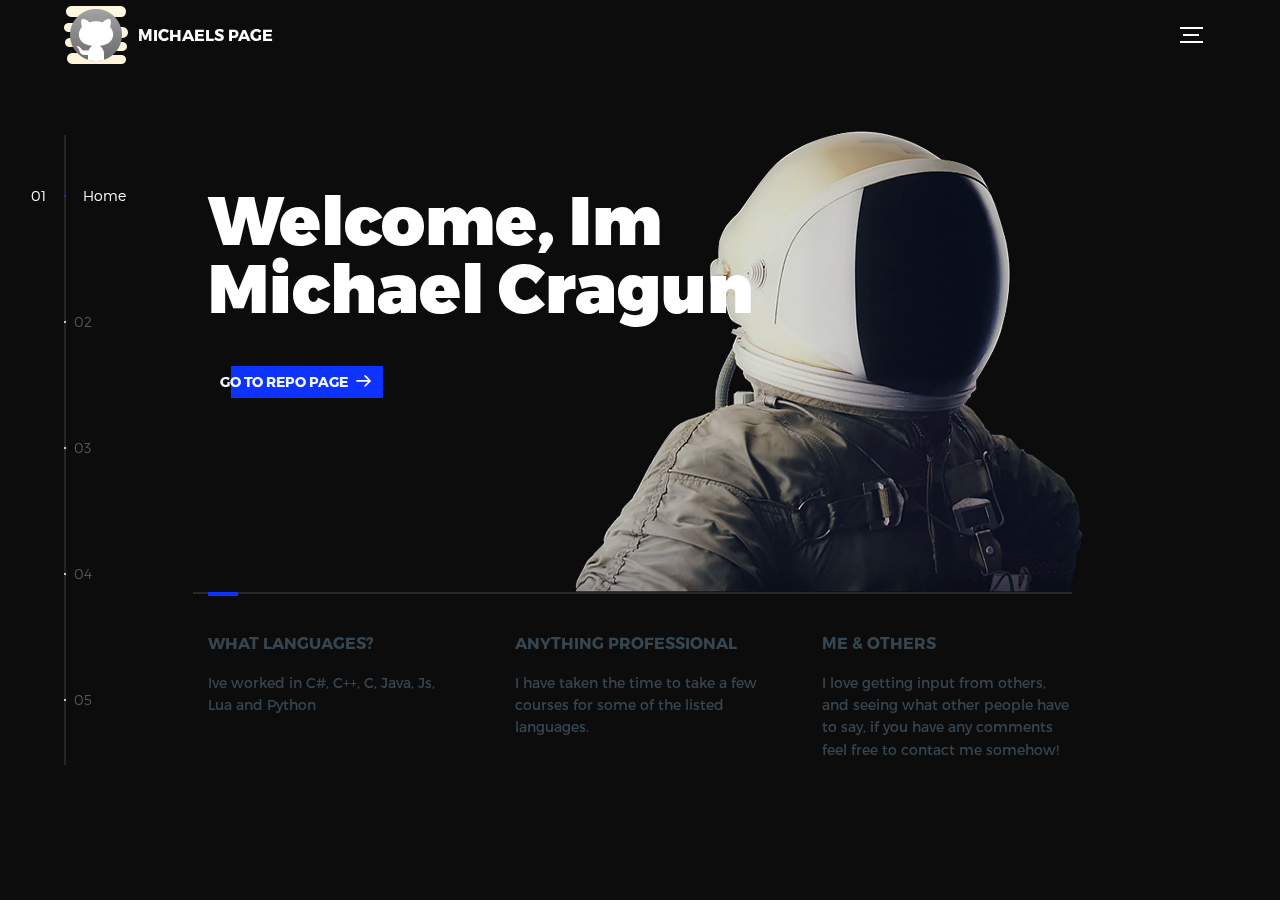
<file: projects/index.html>
<!DOCTYPE html>
<html lang="en">

<head>
  <title>Michaels Site</title>
  <meta charset="utf-8">
  <meta name="viewport" content="width=device-width, initial-scale=1">
  <meta http-equiv="X-UA-Compatible" content="IE=edge">
  <meta name="description" content="A website for Michael Cragun">
  <meta name="keywords" content="kingfrankbob, retroracer, mandelbrot, custom, cool, Em See">
  <meta name="author" content="Maybe">
  <link rel="stylesheet" href="assets/css/main.css">
</head>

<body>

  <!-- notification for small viewports and landscape oriented smartphones -->
  <div class="device-notification">
    <a class="device-notification--logo" href="#0">
      <img src="assets/img/logo.png" alt="Global">
      <p>Global</p>
    </a>
    <p class="device-notification--message">Github has so much to offer that we must request you orient your device to
      portrait or find a larger screen. You won't be disappointed.</p>
  </div>

  <div class="perspective effect-rotate-left">
    <div class="container">
      <div class="outer-nav--return"></div>
      <div id="viewport" class="l-viewport">
        <div class="l-wrapper">
          <header class="header">
            <a class="header--logo" href="#0">
              <img src="assets/img/logo.png" alt="Kingfrankbobs">
              <p>Michaels Page</p>
            </a>
            <button class="header--cta cta">Check It Out!</button>
            <div class="header--nav-toggle">
              <span></span>
            </div>
          </header>
          <nav class="l-side-nav">
            <ul class="side-nav">
              <li class="is-active"><span>Home</span></li>
              <li><span>Works</span></li>
              <li><span>About</span></li>
              <li><span>Contact</span></li>
              <li><span>Spacer</span></li>
            </ul>
          </nav>
          <ul class="l-main-content main-content">
            <li class="l-section section section--is-active">
              <div class="intro">
                <div class="intro--banner">
                  <h1>Welcome, Im <br> Michael Cragun</h1>
                  <a href="https://github.com/Kingfrankbob?tab=repositories" style="color:aliceblue">
                    <button class="cta">Go to Repo Page
                      <svg version="1.1" id="Layer_1" xmlns="http://www.w3.org/2000/svg"
                        xmlns:xlink="http://www.w3.org/1999/xlink" x="0px" y="0px" viewBox="0 0 150 118"
                        style="enable-background:new 0 0 150 118;" xml:space="preserve">
                        <g transform="translate(0.000000,118.000000) scale(0.100000,-0.100000)">
                          <path
                            d="M870,1167c-34-17-55-57-46-90c3-15,81-100,194-211l187-185l-565-1c-431,0-571-3-590-13c-55-28-64-94-18-137c21-20,33-20,597-20h575l-192-193C800,103,794,94,849,39c20-20,39-29,61-29c28,0,63,30,298,262c147,144,272,271,279,282c30,51,23,60-219,304C947,1180,926,1196,870,1167z" />
                        </g>
                      </svg>
                      <span class="btn-background"></span>
                    </button>
                  </a>
                  <img src="assets/img/introduction-visual.png" alt="Welcome">
                </div>
                <div class="intro--options">
                  <a href="#0">
                    <h3>What Languages?</h3>
                    <p>Ive worked in C#, C++, C, Java, Js, Lua and Python</p>
                  </a>
                  <a href="#0">
                    <h3>Anything Professional</h3>
                    <p>I have taken the time to take a few courses for some of the listed languages.</p>
                  </a>
                  <a href="#0">
                    <h3>Me &amp; Others</h3>
                    <p>I love getting input from others, and seeing what other people have to say, if you have any
                      comments feel free to contact me somehow!</p>
                  </a>
                </div>
              </div>
            </li>
            <li class="l-section section">
              <div class="work">
                <h2>Selected work</h2>
                <div class="work--lockup">
                  <ul class="slider">
                    <li class="slider--item slider--item-left">
                      <a href="#0">
                        <div class="slider--item-image">
                          <img src="assets/img/RetroRacer.png" alt="Victory">
                        </div>
                        <p class="slider--item-title">Retro Racer</p>
                        <p class="slider--item-description">This is a simple unfinished racing game built in the
                          console! The name is Retro-Racer! It has a track conversion from a picture, has a track
                          selection, and even collision and speed! Written in C#; <a
                            href="https://github.com/Kingfrankbob/Retro-Racer" style="color: cornflowerblue; ">Check it
                            out</a>!</p>
                      </a>
                    </li>
                    <li class="slider--item slider--item-center">
                      <a href="#0">
                        <div class="slider--item-image">
                          <img src="assets/img/Mandelbrot.jpg" fit="contain" alt="MandelBrot">
                        </div>
                        <p class="slider--item-title">MandelBrot Set &amp; Zoom</p>
                        <p class="slider--item-description">This was a fun project to come around, it only zooms a small
                          amount before it runs out of memory. It was a concept, and I hope to take it even further.
                          Written in C++; <a href="https://github.com/Kingfrankbob/MandelBrot"
                            style="color: cornflowerblue; "> Check it
                            out</a>!</p>
                      </a>
                    </li>
                    <li class="slider--item slider--item-right">
                      <a href="#0">
                        <div class="slider--item-image">
                          <img src="assets/img/HilbertCurve.png" alt="Hilbert Curve">
                        </div>
                        <p class="slider--item-title">Hilbert Curve &amp; With Graphics</p>
                        <p class="slider--item-description">It took some time to get the alg just right. It draws it
                          well for whatever iteration you choose! It was a challenge
                          getting the old graphics library up and running, but definitely something to <a
                            href="https://github.com/Kingfrankbob/Hilbert-Curve-C-w-Drawer"
                            style="color: cornflowerblue; ">check out</a>! Written in
                          C++</p>
                      </a>
                    </li>
                  </ul>
                  <div class="slider--prev">
                    <svg version="1.1" id="Layer_1" xmlns="http://www.w3.org/2000/svg"
                      xmlns:xlink="http://www.w3.org/1999/xlink" x="0px" y="0px" viewBox="0 0 150 118"
                      style="enable-background:new 0 0 150 118;" xml:space="preserve">
                      <g transform="translate(0.000000,118.000000) scale(0.100000,-0.100000)">
                        <path d="M561,1169C525,1155,10,640,3,612c-3-13,1-36,8-52c8-15,134-145,281-289C527,41,562,10,590,10c22,0,41,9,61,29
                    c55,55,49,64-163,278L296,510h575c564,0,576,0,597,20c46,43,37,109-18,137c-19,10-159,13-590,13l-565,1l182,180
                    c101,99,187,188,193,199c16,30,12,57-12,84C631,1174,595,1183,561,1169z" />
                      </g>
                    </svg>
                  </div>
                  <div class="slider--next">
                    <svg version="1.1" id="Layer_1" xmlns="http://www.w3.org/2000/svg"
                      xmlns:xlink="http://www.w3.org/1999/xlink" x="0px" y="0px" viewBox="0 0 150 118"
                      style="enable-background:new 0 0 150 118;" xml:space="preserve">
                      <g transform="translate(0.000000,118.000000) scale(0.100000,-0.100000)">
                        <path
                          d="M870,1167c-34-17-55-57-46-90c3-15,81-100,194-211l187-185l-565-1c-431,0-571-3-590-13c-55-28-64-94-18-137c21-20,33-20,597-20h575l-192-193C800,103,794,94,849,39c20-20,39-29,61-29c28,0,63,30,298,262c147,144,272,271,279,282c30,51,23,60-219,304C947,1180,926,1196,870,1167z" />
                      </g>
                    </svg>
                  </div>
                </div>
              </div>
            </li>
            <li class="l-section section">
              <div class="about">
                <div class="about--banner">
                  <h2>We<br>believe in<br>passionate<br>people</h2>
                  <a href="#0">Career
                    <span>
                      <svg version="1.1" id="Layer_1" xmlns="http://www.w3.org/2000/svg"
                        xmlns:xlink="http://www.w3.org/1999/xlink" x="0px" y="0px" viewBox="0 0 150 118"
                        style="enable-background:new 0 0 150 118;" xml:space="preserve">
                        <g transform="translate(0.000000,118.000000) scale(0.100000,-0.100000)">
                          <path
                            d="M870,1167c-34-17-55-57-46-90c3-15,81-100,194-211l187-185l-565-1c-431,0-571-3-590-13c-55-28-64-94-18-137c21-20,33-20,597-20h575l-192-193C800,103,794,94,849,39c20-20,39-29,61-29c28,0,63,30,298,262c147,144,272,271,279,282c30,51,23,60-219,304C947,1180,926,1196,870,1167z" />
                        </g>
                      </svg>
                    </span>
                  </a>
                  <img src="assets/img/about-visual.png" alt="About Us">
                </div>
                <div class="about--options">
                  <a href="#0">
                    <h3>Winners</h3>
                  </a>
                  <a href="#0">
                    <h3>Philosophy</h3>
                  </a>
                  <a href="#0">
                    <h3>History</h3>
                  </a>
                </div>
              </div>
            </li>
            <li class="l-section section">
              <div class="contact">
                <div class="contact--lockup">
                  <div class="modal">
                    <div class="modal--information">
                      <p>19.646314, -159.332432 (Please, do not visit)</p>
                      <a href="mailto:AJWpcc@gmail.com">AJWpcc@gmail.com</a>
                      <a href="tel:+11111111111">No Phone Listed</a>
                    </div>
                    <ul class="modal--options">
                      <li><a href="#0">Github:<br>Kingfrankbob<br></a></li>
                      <li><a href="#0">Discord:<br>MesaDePrimos
                          <br>#8501</a></li>
                      <li><a href="mailto:AJWpcc@gmail.com">Email:<br>AJWpcc<br>@gmail.com</a></li>
                    </ul>
                  </div>
                </div>
              </div>
            </li>
            <li class="l-section section">
              <div class="hire">
                <h2>You want us to do</h2>
                <!-- checkout formspree.io for easy form setup -->
                <form class="work-request">
                  <div class="work-request--options">
                    <span class="options-a">
                      <input id="opt-1" type="checkbox" value="app design">
                      <label for="opt-1">
                        <svg version="1.1" id="Layer_1" xmlns="http://www.w3.org/2000/svg"
                          xmlns:xlink="http://www.w3.org/1999/xlink" x="0px" y="0px" viewBox="0 0 150 111"
                          style="enable-background:new 0 0 150 111;" xml:space="preserve">
                          <g transform="translate(0.000000,111.000000) scale(0.100000,-0.100000)">
                            <path
                              d="M950,705L555,310L360,505C253,612,160,700,155,700c-6,0-44-34-85-75l-75-75l278-278L550-5l475,475c261,261,475,480,475,485c0,13-132,145-145,145C1349,1100,1167,922,950,705z" />
                          </g>
                        </svg>
                        App Design
                      </label>
                      <input id="opt-2" type="checkbox" value="graphic design">
                      <label for="opt-2">
                        <svg version="1.1" id="Layer_1" xmlns="http://www.w3.org/2000/svg"
                          xmlns:xlink="http://www.w3.org/1999/xlink" x="0px" y="0px" viewBox="0 0 150 111"
                          style="enable-background:new 0 0 150 111;" xml:space="preserve">
                          <g transform="translate(0.000000,111.000000) scale(0.100000,-0.100000)">
                            <path
                              d="M950,705L555,310L360,505C253,612,160,700,155,700c-6,0-44-34-85-75l-75-75l278-278L550-5l475,475c261,261,475,480,475,485c0,13-132,145-145,145C1349,1100,1167,922,950,705z" />
                          </g>
                        </svg>
                        Graphic Design
                      </label>
                      <input id="opt-3" type="checkbox" value="motion design">
                      <label for="opt-3">
                        <svg version="1.1" id="Layer_1" xmlns="http://www.w3.org/2000/svg"
                          xmlns:xlink="http://www.w3.org/1999/xlink" x="0px" y="0px" viewBox="0 0 150 111"
                          style="enable-background:new 0 0 150 111;" xml:space="preserve">
                          <g transform="translate(0.000000,111.000000) scale(0.100000,-0.100000)">
                            <path
                              d="M950,705L555,310L360,505C253,612,160,700,155,700c-6,0-44-34-85-75l-75-75l278-278L550-5l475,475c261,261,475,480,475,485c0,13-132,145-145,145C1349,1100,1167,922,950,705z" />
                          </g>
                        </svg>
                        Motion Design
                      </label>
                    </span>
                    <span class="options-b">
                      <input id="opt-4" type="checkbox" value="ux design">
                      <label for="opt-4">
                        <svg version="1.1" id="Layer_1" xmlns="http://www.w3.org/2000/svg"
                          xmlns:xlink="http://www.w3.org/1999/xlink" x="0px" y="0px" viewBox="0 0 150 111"
                          style="enable-background:new 0 0 150 111;" xml:space="preserve">
                          <g transform="translate(0.000000,111.000000) scale(0.100000,-0.100000)">
                            <path
                              d="M950,705L555,310L360,505C253,612,160,700,155,700c-6,0-44-34-85-75l-75-75l278-278L550-5l475,475c261,261,475,480,475,485c0,13-132,145-145,145C1349,1100,1167,922,950,705z" />
                          </g>
                        </svg>
                        UX Design
                      </label>
                      <input id="opt-5" type="checkbox" value="webdesign">
                      <label for="opt-5">
                        <svg version="1.1" id="Layer_1" xmlns="http://www.w3.org/2000/svg"
                          xmlns:xlink="http://www.w3.org/1999/xlink" x="0px" y="0px" viewBox="0 0 150 111"
                          style="enable-background:new 0 0 150 111;" xml:space="preserve">
                          <g transform="translate(0.000000,111.000000) scale(0.100000,-0.100000)">
                            <path
                              d="M950,705L555,310L360,505C253,612,160,700,155,700c-6,0-44-34-85-75l-75-75l278-278L550-5l475,475c261,261,475,480,475,485c0,13-132,145-145,145C1349,1100,1167,922,950,705z" />
                          </g>
                        </svg>
                        Webdesign
                      </label>
                      <input id="opt-6" type="checkbox" value="marketing">
                      <label for="opt-6">
                        <svg version="1.1" id="Layer_1" xmlns="http://www.w3.org/2000/svg"
                          xmlns:xlink="http://www.w3.org/1999/xlink" x="0px" y="0px" viewBox="0 0 150 111"
                          style="enable-background:new 0 0 150 111;" xml:space="preserve">
                          <g transform="translate(0.000000,111.000000) scale(0.100000,-0.100000)">
                            <path
                              d="M950,705L555,310L360,505C253,612,160,700,155,700c-6,0-44-34-85-75l-75-75l278-278L550-5l475,475c261,261,475,480,475,485c0,13-132,145-145,145C1349,1100,1167,922,950,705z" />
                          </g>
                        </svg>
                        Marketing
                      </label>
                    </span>
                  </div>
                  <div class="work-request--information">
                    <div class="information-name">
                      <input id="name" type="text" spellcheck="false">
                      <label for="name">Name</label>
                    </div>
                    <div class="information-email">
                      <input id="email" type="email" spellcheck="false">
                      <label for="email">Email</label>
                    </div>
                  </div>
                  <input type="submit" value="Send Request">
                </form>
              </div>
            </li>
          </ul>
        </div>
      </div>
    </div>
    <ul class="outer-nav">
      <li class="is-active">Home</li>
      <li>Works</li>
      <li>About</li>
      <li>Contact</li>
      <li>Hire us</li>
    </ul>
  </div>

  <script src="https://ajax.googleapis.com/ajax/libs/jquery/2.2.4/jquery.min.js"></script>
  <script>window.jQuery || document.write('<script src="assets/js/vendor/jquery-2.2.4.min.js"><\/script>')</script>
  <script src="assets/js/functions-min.js"></script>
  <script>
    function copyText() {
      navigator.clipboard.writeText
        ("MesaDePrimos#");
    }
  </script>
</body>

</html>
</file>
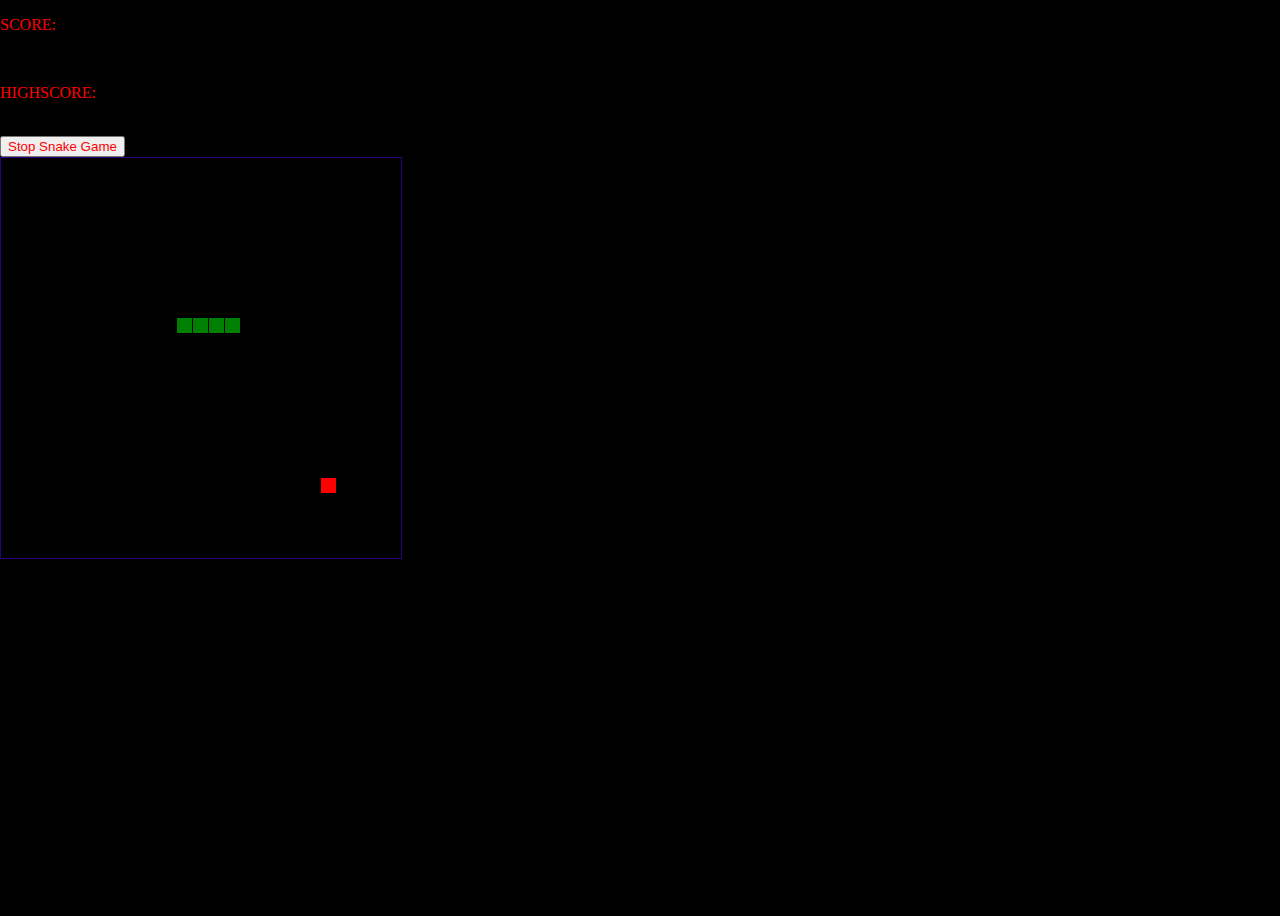
<file: snake/index.html>
<!DOCTYPE html>
<html>
  <head>
    <title>Snake Game</title>
    <script src="https://code.jquery.com/jquery-1.11.3.js"></script>
    <style>
      html,
      body {
        height: 100%;
        margin: 0;
      }
      body {
        background: black;
        display: absolute;
        align-items: center;
        justify-content: center;
        overflow: hidden;
      }
      canvas {
        border: 1px solid rgb(46, 0, 119);
        background-color: rgb(0, 0, 0);
      }
      #p1 {
        color: red;
        position: center;
        left: 100px;
        top: 10px;
      }
      #p2 {
        color: red;
        position: center;
        left: 100px;
        top: 30px;
      }
      #score {
        color: rgb(255, 61, 210);
        position: center;
        left: 155px;
        top: 10px;
      }
      #high {
        color: rgb(255, 61, 210);
        position: center;
        left: 195px;
        top: 30px;
      }
      #btn_stop {
        color: red;
        position: center;
        left: 100px;
        top: 80px;
      }
      #end_msg {
        color: red;
        position: absolute;
        left: 100px;
        top: 100px;
      }
    </style>
  </head>
  <body>
    <p id="p1">SCORE:</p>
    <p id="score"></p>
    <br />
    <p id="p2">HIGHSCORE:</p>
    <p id="high"></p>
    <br />
    <button id="btn_stop">Stop Snake Game</button>
    <p id="end_msg"></p>
    <br />
    <canvas width="400" height="400" id="game"></canvas>

    <script>
      var canvas = document.getElementById("game");
      var context = canvas.getContext("2d");
      var grid = 16;
      var count = 0;
      var score = 0;
      //reading  last score value
      if (localStorage.score) {
        document.getElementById("score").innerHTML = localStorage.score;
      }

      var max = 0;

      var snake = {
        x: 160,
        y: 160,

        // snake velocity. moves one grid length every frame in either the x or y direction
        dx: grid,
        dy: 0,

        // keep track of all grids the snake body occupies
        cells: [],

        // length of the snake. grows when eating an apple
        maxCells: 4,
      };
      var apple = {
        x: 320,
        y: 320,
      };

      // get random whole numbers in a specific range
      // @see https://stackoverflow.com/a/1527820/2124254
      function getRandomInt(min, max) {
        return Math.floor(Math.random() * (max - min)) + min;
      }

      // game loop
      function loop() {
        requestAnimationFrame(loop);
        // slow game loop to 15 fps instead of 60 (60/15 = 4)
        if (++count < 10) {
          return;
        }
        count = 0;
        context.clearRect(0, 0, canvas.width, canvas.height);
        // move snake by it's velocity
        snake.x += snake.dx;
        snake.y += snake.dy;
        // wrap snake position horizontally on edge of screen
        if (snake.x < 0) {
          snake.x = canvas.width - grid;
        } else if (snake.x >= canvas.width) {
          snake.x = 0;
        }

        // wrap snake position vertically on edge of screen
        if (snake.y < 0) {
          snake.y = canvas.height - grid;
        } else if (snake.y >= canvas.height) {
          snake.y = 0;
        }
        // keep track of where snake has been. front of the array is always the head
        snake.cells.unshift({ x: snake.x, y: snake.y });
        // remove cells as we move away from them
        if (snake.cells.length > snake.maxCells) {
          snake.cells.pop();
        }
        // draw apple
        context.fillStyle = "red";
        context.fillRect(apple.x, apple.y, grid - 1, grid - 1);
        // draw snake one cell at a time
        context.fillStyle = "green";
        snake.cells.forEach(function (cell, index) {
          // drawing 1 px smaller than the grid creates a grid effect in the snake body so you can see how long it is
          context.fillRect(cell.x, cell.y, grid - 1, grid - 1);
          // snake ate apple
          if (cell.x === apple.x && cell.y === apple.y) {
            snake.maxCells++;
            score += 1;
            //saving score for next playing.
            localStorage.setItem("score", score);
            //max=score;
            document.getElementById("score").innerHTML = score;

            // canvas is 400x400 which is 25x25 grids
            apple.x = getRandomInt(0, 25) * grid;
            apple.y = getRandomInt(0, 25) * grid;
          }
          // check collision with all cells after this one (modified bubble sort)
          for (var i = index + 1; i < snake.cells.length; i++) {
            // snake occupies same space as a body part. reset game
            if (cell.x === snake.cells[i].x && cell.y === snake.cells[i].y) {
              if (score > max) {
                max = score;
              }
              snake.x = 160;
              snake.y = 160;
              snake.cells = [];
              snake.maxCells = 4;
              snake.dx = grid;
              snake.dy = 0;
              //score=0;
              apple.x = getRandomInt(0, 25) * grid;
              apple.y = getRandomInt(0, 25) * grid;
              document.getElementById("high").innerHTML = max;
            }
          }
        });
      }
      // listen to keyboard events to move the snake
      document.addEventListener("keydown", function (e) {
        // prevent snake from backtracking on itself by checking that it's
        // not already moving on the same axis (pressing left while moving
        // left won't do anything, and pressing right while moving left
        // shouldn't let you collide with your own body)

        // left arrow key
        if (e.which === 37 && snake.dx === 0) {
          snake.dx = -grid;
          snake.dy = 0;
        }
        // up arrow key
        else if (e.which === 38 && snake.dy === 0) {
          snake.dy = -grid;
          snake.dx = 0;
        }
        // right arrow key
        else if (e.which === 39 && snake.dx === 0) {
          snake.dx = grid;
          snake.dy = 0;
        }
        // down arrow key
        else if (e.which === 40 && snake.dy === 0) {
          snake.dy = grid;
          snake.dx = 0;
        }
      });
      // start the game
      requestAnimationFrame(loop);

      function myFunction() {
        document.getElementById("end_msg").innerHTML = "";
        alert("Press Confirm to resume the game!");
      }

      //stop playing
      $(document).ready(function () {
        $("#btn_stop").click(function () {
          document.getElementById("end_msg").innerHTML =
            "Game stopped by player";
          setTimeout(myFunction, 1000);
        });
      });
    </script>
  </body>
</html>
</file>
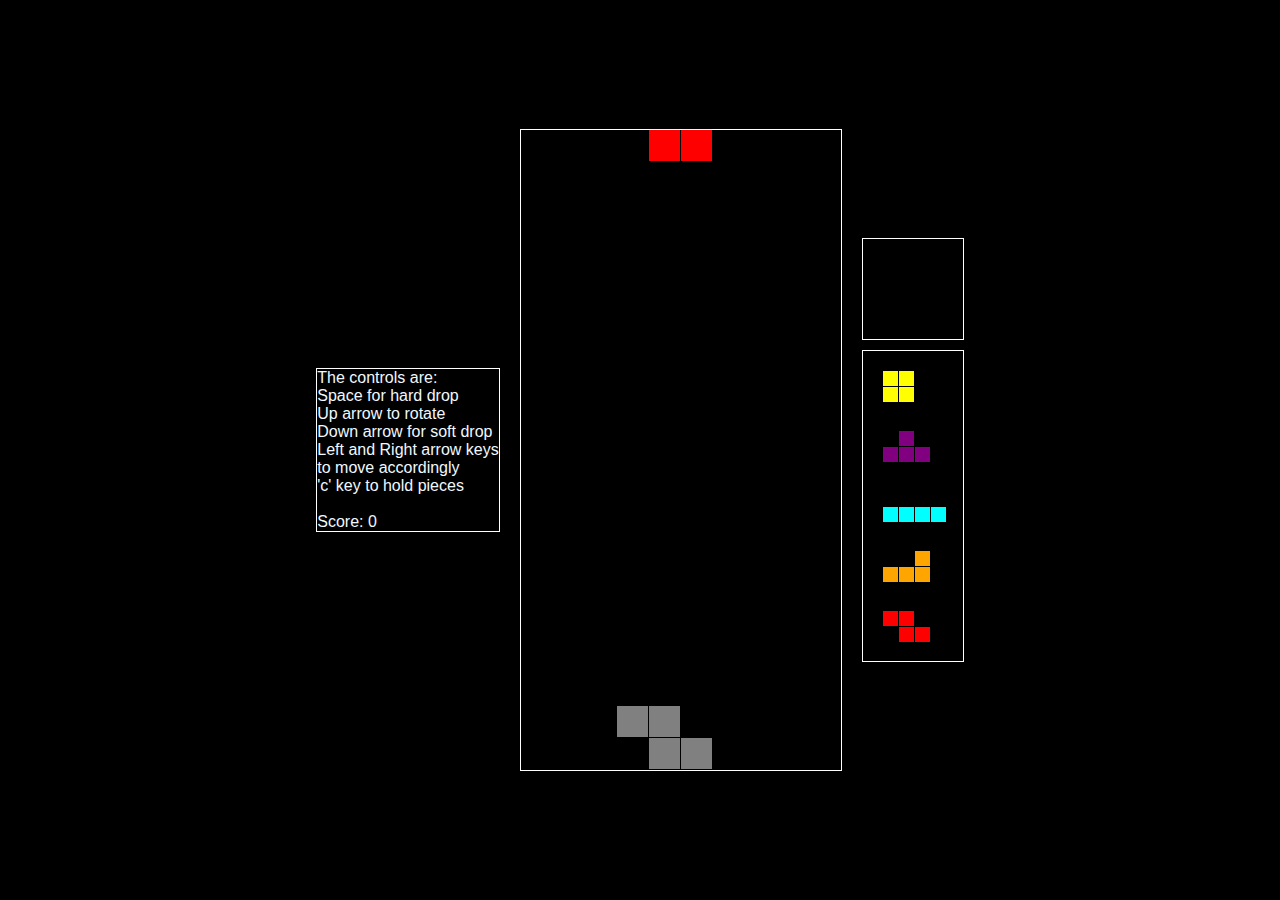
<file: tetrisonly/index.html>
<!DOCTYPE html>
<html>

<head>
  <title>Tetris is Amazing!!!</title>
  <style>
    html,
    body {
      height: 100%;
      margin: 0;
    }

    body {
      background: black;
      display: flex;
      align-items: center;
      justify-content: center;
      overflow: hidden;
    }

    canvas {
      border: 1px solid white;
    }

    p {
      color: white;
      font-family: sans-serif;
    }

    #hold {
      border: 1px solid white;
      margin-bottom: 10px;
    }

    #preview {
      border: 1px solid white;
    }

    .container {
      display: flex;
      flex-direction: column;
      align-items: center;
      margin-left: 20px;
    }

    #instructions {
      color: aliceblue;
      border: 1px solid white;
      margin-right: 20px;
    }

    #restartButton {
      position: absolute;
      left: 50%;
      top: 50%;
      transform: translate(-25%, 40%);
      padding: 10px 20px;
      font-size: 18px;
      color: white;
      background-color: red;
      border: none;
      border-radius: 5px;
      display: none;
      /* Hide initially */
    }
  </style>
</head>

<body>
  <p id="instructions">The controls are:<br>Space for hard drop<br>Up arrow to rotate<br>Down arrow for soft
    drop<br>Left and Right arrow
    keys<br>to move accordingly<br>
    'c' key to hold pieces<br><br>
    Score: <span id="score">0</span></p>
  <canvas width="320" height="640" id="game"></canvas>
  <button id="restartButton">Restart Game</button>
  <div class="container">
    <canvas width="100" height="100" id="hold"></canvas>
    <canvas width="100" height="310" id="preview"></canvas>
  </div>

  <script>
    const previewCanvas = document.getElementById('preview');
    const previewContext = previewCanvas.getContext('2d');
    const scoreDisplay = document.getElementById('score');

    const holdCanvas = document.getElementById('hold');
    const holdContext = holdCanvas.getContext('2d');
    let holdPiece = null;
    let hasHeld = false;

    function getRandomInt(min, max) {
      min = Math.ceil(min);
      max = Math.floor(max);

      return Math.floor(Math.random() * (max - min + 1)) + min;
    }

    function drawHold() {
      holdContext.clearRect(0, 0, holdCanvas.width, holdCanvas.height);
      if (!holdPiece) return;

      const matrix = tetrominos[holdPiece];
      holdContext.fillStyle = colors[holdPiece];

      for (let row = 0; row < matrix.length; row++) {
        for (let col = 0; col < matrix[row].length; col++) {
          if (matrix[row][col]) {
            holdContext.fillRect(col * grid / 2 + 20, row * grid / 2 + 20, grid / 2 - 1, grid / 2 - 1);
          }
        }
      }
    }

    function generateSequence() {
      if (tetrominoSequence.length < 7) {
        const sequence = ['I', 'J', 'L', 'O', 'S', 'T', 'Z'];

        if (canClearTetris() && !tetrominoSequence.includes('I')) {
          sequence.push('I');
        }

        while (sequence.length) {
          const rand = getRandomInt(0, sequence.length - 1);
          const name = sequence.splice(rand, 1)[0];
          tetrominoSequence.push(name);
        }
      }

      while (tetrominoSequence.length < 7) {
        tetrominoSequence.append(['I', 'J', 'L', 'O', 'S', 'T', 'Z'][getRandomInt(0, 6)]);
      }
    }

    function canClearTetris() {
      for (let row = playfield.length - 1; row >= 0; row--) {
        if (playfield[row].every(cell => !!cell)) {
          return playfield.slice(row - 3, row + 1).every(r => r.every(cell => !!cell));
        }
      }
      return false;
    }


    function getNextTetromino() {
      if (tetrominoSequence.length === 0) {
        generateSequence();
      }

      const name = tetrominoSequence.pop();
      const matrix = tetrominos[name];

      const col = playfield[0].length / 2 - Math.ceil(matrix[0].length / 2);

      const row = name === 'I' ? -1 : -2;

      return {
        name: name,
        matrix: matrix,
        row: row,
        col: col
      };
    }

    function rotate(matrix) {
      const N = matrix.length - 1;
      const result = matrix.map((row, i) =>
        row.map((val, j) => matrix[N - j][i])
      );

      return result;
    }

    function isValidMove(matrix, cellRow, cellCol) {
      for (let row = 0; row < matrix.length; row++) {
        for (let col = 0; col < matrix[row].length; col++) {
          if (matrix[row][col] && (
            cellCol + col < 0 ||
            cellCol + col >= playfield[0].length ||
            cellRow + row >= playfield.length ||
            playfield[cellRow + row][cellCol + col])
          ) {
            return false;
          }
        }
      }
      return true;
    }

    // place the tetromino on the playfield
    function placeTetromino() {
      let rowsCleared = 0;

      for (let row = 0; row < tetromino.matrix.length; row++) {
        for (let col = 0; col < tetromino.matrix[row].length; col++) {
          if (tetromino.matrix[row][col]) {
            if (tetromino.row + row < 0) {
              return showGameOver();
            }
            playfield[tetromino.row + row][tetromino.col + col] = tetromino.name;
          }
        }
      }

      for (let row = playfield.length - 1; row >= 0;) {
        if (playfield[row].every(cell => !!cell)) {
          rowsCleared++;
          for (let r = row; r >= 0; r--) {
            for (let c = 0; c < playfield[r].length; c++) {
              playfield[r][c] = playfield[r - 1][c];
            }
          }
        } else {
          row--;
        }
      }

      if (rowsCleared === 4) {
        score += 2000; // Bonus for Tetris
      } else {
        score += rowsCleared * 500;
      }

      updateScore();
      tetromino = getNextTetromino();
      hasHeld = false;
    }

    function updateScore() {
      scoreDisplay.textContent = `Score: ${score}`;
    }

    function placeTetrominoGhost() {
      // Create a copy of the current tetromino's position
      const ghostTetromino = {
        ...tetromino,
        row: tetromino.row,  // Start at the same row
      };

      // Move the ghost piece down until it reaches the bottom or collides
      while (isValidMove(ghostTetromino.matrix, ghostTetromino.row + 1, ghostTetromino.col)) {
        ghostTetromino.row++;
      }

      // Clear the ghost playfield
      for (let row = 0; row < playfieldghost.length; row++) {
        for (let col = 0; col < playfieldghost[row].length; col++) {
          playfieldghost[row][col] = 0;
        }
      }

      for (let row = 0; row < ghostTetromino.matrix.length; row++) {
        for (let col = 0; col < ghostTetromino.matrix[row].length; col++) {
          if (ghostTetromino.matrix[row][col]) {
            playfieldghost[ghostTetromino.row + row][ghostTetromino.col + col] = ghostTetromino.name;
          }
        }
      }
    }


    function showGameOver() {
      cancelAnimationFrame(rAF);
      gameOver = true;

      context.fillStyle = 'black';
      context.globalAlpha = 0.75;
      context.fillRect(0, canvas.height / 2 - 30, canvas.width, 60);

      context.globalAlpha = 1;
      context.fillStyle = 'white';
      context.font = '36px monospace';
      context.textAlign = 'center';
      context.textBaseline = 'middle';
      context.fillText('GAME OVER!', canvas.width / 2, canvas.height / 2);

      const restartButton = document.getElementById('restartButton');
      restartButton.style.display = 'block'; // Show the button
    }


    function swapHold() {
      if (hasHeld) return;

      // Temporarily store the current tetromino name and matrix
      const currentName = tetromino.name;
      const currentMatrix = tetromino.matrix;

      if (holdPiece) {
        // If there's already a piece in hold, swap it with the current piece
        tetromino = {
          name: holdPiece,
          matrix: tetrominos[holdPiece],
          row: -2, // Start at the top
          col: Math.floor(playfield[0].length / 2) - 1 // Center column
        };
        holdPiece = currentName; // Move current piece to hold
      } else {
        // If no piece in hold, set the current piece to hold and get a new piece
        holdPiece = currentName;
        tetromino = getNextTetromino();
      }

      // Mark that hold has been used for this placement
      hasHeld = true;
      drawHold();
    }




    const canvas = document.getElementById('game');
    const context = canvas.getContext('2d');
    const grid = 32;
    const tetrominoSequence = [];
    let score = 0;
    const playfield = [];
    const playfieldghost = [];

    for (let row = -2; row < 20; row++) {
      playfield[row] = [];
      playfieldghost[row] = [];

      for (let col = 0; col < 10; col++) {
        playfield[row][col] = 0;
        playfieldghost[row][col] = 0;
      }
    }

    // @see https://tetris.fandom.com/wiki/SRS
    const tetrominos = {
      'I': [
        [0, 0, 0, 0],
        [1, 1, 1, 1],
        [0, 0, 0, 0],
        [0, 0, 0, 0]
      ],
      'J': [
        [1, 0, 0],
        [1, 1, 1],
        [0, 0, 0],
      ],
      'L': [
        [0, 0, 1],
        [1, 1, 1],
        [0, 0, 0],
      ],
      'O': [
        [1, 1],
        [1, 1],
      ],
      'S': [
        [0, 1, 1],
        [1, 1, 0],
        [0, 0, 0],
      ],
      'Z': [
        [1, 1, 0],
        [0, 1, 1],
        [0, 0, 0],
      ],
      'T': [
        [0, 1, 0],
        [1, 1, 1],
        [0, 0, 0],
      ]
    };

    const colors = {
      'I': 'cyan',
      'O': 'yellow',
      'T': 'purple',
      'S': 'green',
      'Z': 'red',
      'J': 'blue',
      'L': 'orange'
    };

    let count = 0;
    let tetromino = getNextTetromino();
    // let ghosttetromino = tetromino;
    let rAF = null;
    let gameOver = false;

    function drawPreview() {
      previewContext.clearRect(0, 0, previewCanvas.width, previewCanvas.height);
      for (let i = 0; i < tetrominoSequence.length; i++) {
        const name = tetrominoSequence[tetrominoSequence.length - 1 - i];
        const matrix = tetrominos[name];
        previewContext.fillStyle = colors[name];
        for (let row = 0; row < matrix.length; row++) {
          for (let col = 0; col < matrix[row].length; col++) {
            if (matrix[row][col]) {
              previewContext.fillRect(col * grid / 2 + 20, (row * grid / 2 + i * 60) + 20, grid / 2 - 1, grid / 2 - 1);
            }
          }
        }
      }
    }

    function loop() {
      rAF = requestAnimationFrame(loop);
      context.clearRect(0, 0, canvas.width, canvas.height);
      generateSequence();
      drawPreview();

      for (let row = 0; row < 20; row++) {
        for (let col = 0; col < 10; col++) {
          if (playfield[row][col]) {
            const name = playfield[row][col];
            context.fillStyle = colors[name];

            context.fillRect(col * grid, row * grid, grid - 1, grid - 1);
          }
          if (playfieldghost[row][col]) {
            context.fillStyle = "white";
            context.globalAlpha = 0.5;
            const name = playfieldghost[row][col];
            context.fillRect(col * grid, row * grid, grid - 1, grid - 1);
            context.globalAlpha = 1;
          }
        }
      }

      if (tetromino) {

        if (++count > 35) {
          tetromino.row++;
          count = 0;

          if (!isValidMove(tetromino.matrix, tetromino.row, tetromino.col)) {
            score += 100;
            tetromino.row--;
            placeTetromino();
          }
        }

        context.fillStyle = colors[tetromino.name];

        for (let row = 0; row < tetromino.matrix.length; row++) {
          for (let col = 0; col < tetromino.matrix[row].length; col++) {
            if (tetromino.matrix[row][col]) {
              context.fillRect((tetromino.col + col) * grid, (tetromino.row + row) * grid, grid - 1, grid - 1);
            }
          }
        }
        placeTetrominoGhost();
      }
    }



    document.addEventListener('keydown', function (e) {
      if (gameOver) return;

      // left and right arrow keys (move)
      if (e.which === 37 || e.which === 39) {
        const col = e.which === 37
          ? tetromino.col - 1
          : tetromino.col + 1;

        if (isValidMove(tetromino.matrix, tetromino.row, col)) {
          tetromino.col = col;
        }
      }

      if (e.which === 67) { // "C" key for hold
        swapHold();
      }

      // up arrow key (rotate)
      if (e.which === 38) {
        const matrix = rotate(tetromino.matrix);
        if (isValidMove(matrix, tetromino.row, tetromino.col)) {
          tetromino.matrix = matrix;
        }
      }

      //space down key to hard drop the peice 
      if (e.which === 32) {
        while (true) {
          const row = tetromino.row + 1;
          if (!isValidMove(tetromino.matrix, row, tetromino.col)) {
            score += 100;
            tetromino.row = row - 1;
            placeTetromino();
            return;
          }
          tetromino.row = row;

        }
      }

      // down arrow key (drop)
      if (e.which === 40) {
        const row = tetromino.row + 1;

        if (!isValidMove(tetromino.matrix, row, tetromino.col)) {
          score += 100;
          tetromino.row = row - 1;
          placeTetromino();
          return;
        }
        tetromino.row = row;
      }
    });

    function restartGame() {
      score = 0;
      scoreDisplay.textContent = `Score: ${score}`;
      gameOver = false;

      for (let row = 0; row < playfield.length; row++) {
        playfield[row].fill(0);
        playfieldghost[row].fill(0);
      }

      tetrominoSequence.length = 0; // Clear the sequence
      tetromino = getNextTetromino(); // Start a new game
      drawHold(); // Clear hold display

      const restartButton = document.getElementById('restartButton');
      restartButton.style.display = 'none'; // Hide the button

      loop();
    }

    document.getElementById('restartButton').addEventListener('click', restartGame);


    rAF = requestAnimationFrame(loop);
  </script>
</body>

</html>
</file>
<file: projects/assets/css/main.css>
@font-face {
    font-family: 'Montserrat';
    src: url("fonts/Montserrat-Black.eot");
    src: local("☺"), url("fonts/Montserrat-Black.woff") format("woff"), url("fonts/Montserrat-Black.ttf") format("truetype"), url("fonts/Montserrat-Black.svg") format("svg");
    font-weight: 900;
    font-style: normal
}

@font-face {
    font-family: 'Montserrat';
    src: url("fonts/Montserrat-Bold.eot");
    src: local("☺"), url("fonts/Montserrat-Bold.woff") format("woff"), url("fonts/Montserrat-Bold.ttf") format("truetype"), url("fonts/Montserrat-Bold.svg") format("svg");
    font-weight: 700;
    font-style: normal
}

@font-face {
    font-family: 'Montserrat';
    src: url("fonts/Montserrat-Regular.eot");
    src: local("☺"), url("fonts/Montserrat-Regular.woff") format("woff"), url("fonts/Montserrat-Regular.ttf") format("truetype"), url("fonts/Montserrat-Regular.svg") format("svg");
    font-weight: 400;
    font-style: normal
}

@font-face {
    font-family: 'Montserrat';
    src: url("fonts/Montserrat-Light.eot");
    src: local("☺"), url("fonts/Montserrat-Light.woff") format("woff"), url("fonts/Montserrat-Light.ttf") format("truetype"), url("fonts/Montserrat-Light.svg") format("svg");
    font-weight: 300;
    font-style: normal
}

/*! normalize.css v3.0.2 | MIT License | git.io/normalize */
html {
    font-family: sans-serif;
    -ms-text-size-adjust: 100%;
    -webkit-text-size-adjust: 100%
}

body {
    margin: 0
}

article,
aside,
details,
figcaption,
figure,
footer,
header,
hgroup,
main,
menu,
nav,
section,
summary {
    display: block
}

audio,
canvas,
progress,
video {
    display: inline-block;
    vertical-align: baseline
}

audio:not([controls]) {
    display: none;
    height: 0
}

[hidden],
template {
    display: none
}

a {
    background-color: transparent
}

a:active,
a:hover {
    outline: 0
}

abbr[title] {
    border-bottom: 1px dotted
}

b,
strong {
    font-weight: bold
}

dfn {
    font-style: italic
}

h1 {
    font-size: 2em;
    margin: 0.67em 0
}

mark {
    background: #ff0;
    color: #000
}

small {
    font-size: 80%
}

sub,
sup {
    font-size: 75%;
    line-height: 0;
    position: relative;
    vertical-align: baseline
}

sup {
    top: -0.5em
}

sub {
    bottom: -0.25em
}

img {
    border: 0
}

svg:not(:root) {
    overflow: hidden
}

figure {
    margin: 1em 40px
}

hr {
    box-sizing: content-box;
    height: 0
}

pre {
    overflow: auto
}

code,
kbd,
pre,
samp {
    font-family: monospace, monospace;
    font-size: 1em
}

button,
input,
optgroup,
select,
textarea {
    color: inherit;
    font: inherit;
    margin: 0
}

button {
    overflow: visible
}

button,
select {
    text-transform: none
}

button,
html input[type="button"],
input[type="reset"],
input[type="submit"] {
    -webkit-appearance: button;
    cursor: pointer
}

button[disabled],
html input[disabled] {
    cursor: default
}

button::-moz-focus-inner,
input::-moz-focus-inner {
    border: 0;
    padding: 0
}

input {
    line-height: normal
}

input[type="checkbox"],
input[type="radio"] {
    box-sizing: border-box;
    padding: 0
}

input[type="number"]::-webkit-inner-spin-button,
input[type="number"]::-webkit-outer-spin-button {
    height: auto
}

input[type="search"] {
    -webkit-appearance: textfield;
    box-sizing: content-box
}

input[type="search"]::-webkit-search-cancel-button,
input[type="search"]::-webkit-search-decoration {
    -webkit-appearance: none
}

fieldset {
    border: 1px solid #c0c0c0;
    margin: 0 2px;
    padding: 0.35em 0.625em 0.75em
}

legend {
    border: 0;
    padding: 0
}

textarea {
    overflow: auto
}

optgroup {
    font-weight: bold
}

table {
    border-collapse: collapse;
    border-spacing: 0
}

td,
th {
    padding: 0
}

::-moz-selection {
    background: #FFF498
}

::selection {
    background: #FFF498
}

::-moz-selection {
    background: #FFF498
}

img::-moz-selection {
    background: transparent
}

img::selection {
    background: transparent
}

img::-moz-selection {
    background: transparent
}

body {
    -webkit-tap-highlight-color: #FFF498
}

body {
    background-color: #0c0c0c;
    font-size: 14px;
    line-height: 1.6;
    font-family: "Montserrat", sans-serif;
    color: #fff;
    -webkit-font-smoothing: antialiased;
    -webkit-text-size-adjust: 100%
}

.l-viewport {
    position: relative;
    width: 100%;
    height: 100vh;
    box-shadow: 0 0 45px 5px rgba(0, 0, 0, 0.85);
    overflow: hidden
}

.l-wrapper {
    position: relative;
    width: 1440px;
    max-width: 90%;
    height: 100%;
    margin: 0 auto
}

.l-side-nav {
    position: absolute;
    left: 0;
    display: -webkit-box;
    display: -webkit-flex;
    display: -ms-flexbox;
    display: flex;
    height: 100%;
    -webkit-box-align: center;
    -webkit-align-items: center;
    -ms-flex-align: center;
    align-items: center
}

.l-side-nav::before {
    content: "";
    position: absolute;
    top: 50%;
    left: 0;
    -webkit-transform: translateY(-50%);
    transform: translateY(-50%);
    width: 2px;
    height: 70%;
    max-height: 750px;
    background-color: #555;
    opacity: .35;
    z-index: 10
}

@media (max-width: 1180px) {
    .l-side-nav {
        display: none
    }
}

.l-main-content {
    position: relative;
    width: 100%;
    height: 100%;
    margin: 0;
    padding: 0;
    list-style: none
}

.l-section {
    position: absolute;
    width: 100%;
    height: 100%
}

.device-notification {
    display: none;
    position: fixed;
    top: 0;
    left: 0;
    width: 100%;
    height: 100%;
    -webkit-box-orient: vertical;
    -webkit-box-direction: normal;
    -webkit-flex-direction: column;
    -ms-flex-direction: column;
    flex-direction: column;
    -webkit-box-align: center;
    -webkit-align-items: center;
    -ms-flex-align: center;
    -ms-grid-row-align: center;
    align-items: center;
    -webkit-box-pack: center;
    -webkit-justify-content: center;
    -ms-flex-pack: center;
    justify-content: center;
    background-color: #0c0c0c;
    z-index: 12
}

.device-notification--logo {
    display: -webkit-box;
    display: -webkit-flex;
    display: -ms-flexbox;
    display: flex;
    -webkit-box-align: center;
    -webkit-align-items: center;
    -ms-flex-align: center;
    align-items: center;
    text-decoration: none;
    color: #fff
}

.device-notification--logo p {
    margin: 0 0 0 10px;
    font-size: 16px;
    font-weight: 700;
    text-transform: uppercase
}

.device-notification--message {
    width: 70%;
    margin: 30px 0 0 0;
    font-weight: 700;
    text-align: center
}

@media (max-width: 767px) and (min-width: 601px) and (max-height: 680px) {
    .device-notification {
        display: -webkit-box;
        display: -webkit-flex;
        display: -ms-flexbox;
        display: flex
    }
}

@media (max-width: 600px) and (min-width: 480px) and (max-height: 580px) {
    .device-notification {
        display: -webkit-box;
        display: -webkit-flex;
        display: -ms-flexbox;
        display: flex
    }
}

@media (max-width: 736px) and (min-width: 360px) and (orientation: landscape) {
    .device-notification {
        display: -webkit-box;
        display: -webkit-flex;
        display: -ms-flexbox;
        display: flex
    }
}

@media(max-width: 359px) {
    .device-notification {
        display: -webkit-box;
        display: -webkit-flex;
        display: -ms-flexbox;
        display: flex
    }
}

.section {
    opacity: 0;
    visibility: hidden;
    -webkit-transition: opacity .4s ease-in-out, visibility 0s .4s;
    transition: opacity .4s ease-in-out, visibility 0s .4s
}

.section--is-active {
    opacity: 1;
    visibility: visible;
    z-index: 1;
    -webkit-transition: opacity .4s ease-in-out .4s;
    transition: opacity .4s ease-in-out .4s
}

.section--next {
    -webkit-transform: translateY(-45px);
    transform: translateY(-45px);
    -webkit-transition: -webkit-transform .4s ease-in-out;
    transition: -webkit-transform .4s ease-in-out;
    transition: transform .4s ease-in-out;
    transition: transform .4s ease-in-out, -webkit-transform .4s ease-in-out
}

.section--prev {
    -webkit-transform: translateY(45px);
    transform: translateY(45px);
    -webkit-transition: -webkit-transform .4s ease-in-out;
    transition: -webkit-transform .4s ease-in-out;
    transition: transform .4s ease-in-out;
    transition: transform .4s ease-in-out, -webkit-transform .4s ease-in-out
}

.header {
    position: absolute;
    top: 0;
    left: 0;
    display: -webkit-box;
    display: -webkit-flex;
    display: -ms-flexbox;
    display: flex;
    width: 100%;
    height: 70px;
    -webkit-box-align: center;
    -webkit-align-items: center;
    -ms-flex-align: center;
    align-items: center;
    -webkit-box-pack: justify;
    -webkit-justify-content: space-between;
    -ms-flex-pack: justify;
    justify-content: space-between;
    z-index: 10
}

.header--logo {
    display: -webkit-box;
    display: -webkit-flex;
    display: -ms-flexbox;
    display: flex;
    -webkit-box-align: center;
    -webkit-align-items: center;
    -ms-flex-align: center;
    align-items: center;
    text-decoration: none;
    color: #fff
}

.header--logo p {
    margin: 0 0 0 10px;
    font-size: 16px;
    font-weight: 700;
    text-transform: uppercase
}

.header--nav-toggle {
    display: -webkit-box;
    display: -webkit-flex;
    display: -ms-flexbox;
    display: flex;
    width: 50px;
    height: 50px;
    -webkit-box-orient: vertical;
    -webkit-box-direction: normal;
    -webkit-flex-direction: column;
    -ms-flex-direction: column;
    flex-direction: column;
    -webkit-box-align: center;
    -webkit-align-items: center;
    -ms-flex-align: center;
    align-items: center;
    -webkit-box-pack: center;
    -webkit-justify-content: center;
    -ms-flex-pack: center;
    justify-content: center;
    cursor: pointer
}

.header--nav-toggle span,
.header--nav-toggle::before,
.header--nav-toggle::after {
    content: "";
    position: relative;
    width: 16px;
    height: 2px;
    background-color: #fff
}

.header--nav-toggle::before {
    bottom: 5px;
    width: 23px
}

.header--nav-toggle::after {
    top: 5px;
    width: 23px
}

.header--cta {
    position: absolute;
    top: 50%;
    left: 50%;
    -webkit-transform: translate(-50%, -50%);
    transform: translate(-50%, -50%);
    padding: 0 20px;
    line-height: 30px;
    text-decoration: none;
    color: #fff;
    font-weight: 700;
    text-transform: uppercase;
    background-color: #0f33ff;
    border: none;
    opacity: 0;
    visibility: hidden;
    -webkit-transition: opacity .4s ease-in-out, visibility 0s .4s;
    transition: opacity .4s ease-in-out, visibility 0s .4s
}

.header--cta:focus {
    outline: none
}

.header--cta.is-active {
    opacity: 1;
    visibility: visible;
    -webkit-transition: opacity .4s ease-in-out .4s;
    transition: opacity .4s ease-in-out .4s
}

@media (max-width: 767px) {
    .header--cta {
        display: none
    }
}

.side-nav {
    position: relative;
    display: -webkit-box;
    display: -webkit-flex;
    display: -ms-flexbox;
    display: flex;
    width: 100px;
    height: 70%;
    max-height: 750px;
    -webkit-box-orient: vertical;
    -webkit-box-direction: normal;
    -webkit-flex-direction: column;
    -ms-flex-direction: column;
    flex-direction: column;
    -webkit-justify-content: space-around;
    -ms-flex-pack: distribute;
    justify-content: space-around;
    margin: 0;
    padding: 0;
    list-style-position: inside;
    z-index: 10
}

.side-nav>li {
    position: relative;
    top: -5px;
    color: #fff;
    font-size: 6px;
    cursor: pointer
}

.side-nav>li span {
    position: relative;
    top: 3px;
    left: 10px;
    color: #fff;
    font-size: 14px;
    font-weight: 300;
    opacity: 0;
    visibility: hidden
}

.side-nav>li::before {
    position: absolute;
    top: 3px;
    left: 10px;
    color: #555;
    font-size: 14px;
    font-weight: 300
}

.side-nav li:nth-child(1)::before {
    content: "01"
}

.side-nav li:nth-child(2)::before {
    content: "02"
}

.side-nav li:nth-child(3)::before {
    content: "03"
}

.side-nav li:nth-child(4)::before {
    content: "04"
}

.side-nav li:nth-child(5)::before {
    content: "05"
}

.side-nav li.is-active {
    color: #0f33ff;
    -webkit-transition: color .4s ease-in-out;
    transition: color .4s ease-in-out
}

.side-nav li.is-active span {
    opacity: 1;
    visibility: visible;
    -webkit-transition: opacity .4s ease-in-out;
    transition: opacity .4s ease-in-out
}

.side-nav li.is-active::before {
    left: -33px;
    color: #fff
}

.intro {
    position: relative;
    display: -webkit-box;
    display: -webkit-flex;
    display: -ms-flexbox;
    display: flex;
    width: 900px;
    max-width: 75%;
    height: 100%;
    -webkit-box-orient: vertical;
    -webkit-box-direction: normal;
    -webkit-flex-direction: column;
    -ms-flex-direction: column;
    flex-direction: column;
    -webkit-box-pack: center;
    -webkit-justify-content: center;
    -ms-flex-pack: center;
    justify-content: center;
    margin: 0 auto
}

@media (max-width: 1180px) {
    .intro {
        max-width: 100%
    }
}

.intro--banner {
    position: relative;
    height: 475px
}

.intro--banner::before {
    content: "";
    position: absolute;
    bottom: 20px;
    left: -15px;
    right: 0;
    height: 2px;
    background-color: #282828
}

.intro--banner::after {
    content: "";
    position: absolute;
    bottom: 18px;
    left: 0;
    width: 30px;
    height: 4px;
    background-color: #0f33ff
}

.intro--banner h1 {
    position: relative;
    font-size: 68px;
    font-weight: 900;
    line-height: 1;
    z-index: 1
}

.intro--banner button {
    position: relative;
    padding: 5px 17px 5px 12px;
    font-weight: 700;
    text-transform: uppercase;
    background-color: transparent;
    border: none
}

.intro--banner button .btn-background {
    position: absolute;
    top: 0;
    left: 23px;
    right: 0;
    height: 100%;
    background-color: #0f33ff;
    z-index: -1;
    -webkit-transition: left .2s ease-in-out;
    transition: left .2s ease-in-out
}

.intro--banner button:hover .btn-background {
    left: 0
}

.intro--banner button:focus {
    outline: none
}

.intro--banner button svg {
    position: relative;
    left: 5px;
    width: 15px;
    fill: #fff
}

.intro--banner img {
    position: absolute;
    bottom: 21px;
    right: -12px
}

.intro--options {
    display: -webkit-box;
    display: -webkit-flex;
    display: -ms-flexbox;
    display: flex;
    -webkit-box-pack: justify;
    -webkit-justify-content: space-between;
    -ms-flex-pack: justify;
    justify-content: space-between;
    margin: 0;
    padding: 0;
    list-style: none
}

.intro--options>a {
    max-width: 250px;
    text-decoration: none;
    color: #36454f;
    -webkit-transition: color .2s ease-in-out;
    transition: color .2s ease-in-out
}

.intro--options>a:hover {
    color: #fff
}

.intro--options h3 {
    font-size: 16px;
    text-transform: uppercase
}

.intro--options p {
    margin-bottom: 0
}

@media (max-width: 900px) {
    .intro--banner {
        height: 380px
    }

    .intro--banner h1 {
        font-size: 55px
    }

    .intro--banner img {
        width: 430px
    }

    .intro--options>a {
        margin-right: 30px
    }

    .intro--options>a:last-child {
        margin-right: 0
    }
}

@media (max-width: 767px) {
    .intro--banner {
        height: 305px
    }

    .intro--banner h1 {
        font-size: 44px
    }

    .intro--banner img {
        width: 330px
    }

    .intro--options {
        display: block
    }

    .intro--options>a {
        display: block;
        max-width: 100%;
        margin: 0 0 30px 0
    }

    .intro--options>a:last-child {
        margin-bottom: 0
    }
}

@media (max-width: 600px) {
    .intro--banner {
        height: 360px
    }

    .intro--banner h1 {
        font-size: 55px
    }

    .intro--banner img {
        display: none
    }
}

@media (max-width: 600px) and (max-height: 750px) {
    .intro--banner {
        height: auto
    }

    .intro--banner::before,
    .intro--banner::after {
        display: none
    }

    .intro--banner h1 {
        margin-top: 0
    }

    .intro--options {
        display: none
    }
}

.work {
    position: relative;
    display: -webkit-box;
    display: -webkit-flex;
    display: -ms-flexbox;
    display: flex;
    width: 960px;
    max-width: 80%;
    height: 100%;
    -webkit-box-orient: vertical;
    -webkit-box-direction: normal;
    -webkit-flex-direction: column;
    -ms-flex-direction: column;
    flex-direction: column;
    -webkit-box-pack: center;
    -webkit-justify-content: center;
    -ms-flex-pack: center;
    justify-content: center;
    margin: 0 auto
}

@media (max-width: 1180px) {
    .work {
        max-width: 100%
    }
}

.work h2 {
    margin: 0 0 20px 0;
    font-size: 30px;
    text-align: center
}

.work--lockup {
    position: relative
}

.work--lockup .slider {
    position: relative;
    display: -webkit-box;
    display: -webkit-flex;
    display: -ms-flexbox;
    display: flex;
    width: 80%;
    margin: 0 auto;
    padding: 0;
    list-style: none
}

.work--lockup .slider--item {
    position: absolute;
    display: none;
    text-align: center
}

.work--lockup .slider--item a {
    text-decoration: none;
    color: #858585
}

.work--lockup .slider--item-title {
    margin-top: 10px;
    font-size: 12px;
    font-weight: 700;
    text-transform: uppercase
}

.work--lockup .slider--item-description {
    display: none;
    max-width: 250px;
    margin: 0 auto
}

/* .work--lockup .slider--item-description:link { */
/* color: red; */
/* } */

.work--lockup .slider--item-image {
    width: 150px;
    height: 150px;
    margin: 0 auto;
    border-radius: 50%;
    overflow: hidden;
    object-fit: fill
}

.work--lockup .slider--item-image img {
    width: 100%
}

.work--lockup .slider--item-left {
    top: 50%;
    left: 0;
    -webkit-transform: translateY(-50%);
    transform: translateY(-50%);
    display: block
}

.work--lockup .slider--item-right {
    top: 50%;
    right: 0;
    -webkit-transform: translateY(-50%);
    transform: translateY(-50%);
    display: block
}

.work--lockup .slider--item-center {
    position: relative;
    top: 30px;
    left: 50%;
    -webkit-transform: translateX(-50%);
    transform: translateX(-50%);
    display: block
}

.work--lockup .slider--item-center a {
    color: #fff
}

.work--lockup .slider--item-center .slider--item-title {
    margin-top: 25px;
    font-size: 16px
}

.work--lockup .slider--item-center .slider--item-description {
    display: block
}

.work--lockup .slider--item-center .slider--item-image {
    width: 300px;
    height: 300px
}

.work--lockup .slider--next,
.work--lockup .slider--prev {
    position: absolute;
    top: 160px;
    display: -webkit-box;
    display: -webkit-flex;
    display: -ms-flexbox;
    display: flex;
    width: 50px;
    height: 50px;
    -webkit-box-align: center;
    -webkit-align-items: center;
    -ms-flex-align: center;
    align-items: center;
    -webkit-box-pack: center;
    -webkit-justify-content: center;
    -ms-flex-pack: center;
    justify-content: center;
    background-color: #282828;
    border-radius: 50%;
    cursor: pointer
}

.work--lockup .slider--next svg,
.work--lockup .slider--prev svg {
    width: 20px;
    fill: #fff
}

.work--lockup .slider--next {
    right: 0
}

.work--lockup .slider--prev {
    left: 0
}

@media (max-width: 900px) {
    .work--lockup .slider--item-image {
        width: 120px;
        height: 120px
    }

    .work--lockup .slider--item-center .slider--item-image {
        width: 240px;
        height: 240px
    }

    .work--lockup .slider--next,
    .work--lockup .slider--prev {
        top: 130px
    }
}

@media (max-width: 767px) {
    .work--lockup .slider {
        width: 75%
    }

    .work--lockup .slider--item-image {
        width: 90px;
        height: 90px
    }

    .work--lockup .slider--item-center .slider--item-image {
        width: 190px;
        height: 190px
    }

    .work--lockup .slider--next,
    .work--lockup .slider--prev {
        top: 105px
    }
}

@media (max-width: 600px) {
    .work--lockup .slider {
        width: auto
    }

    .work--lockup .slider--item-left,
    .work--lockup .slider--item-right {
        display: none
    }
}

.about {
    position: relative;
    display: -webkit-box;
    display: -webkit-flex;
    display: -ms-flexbox;
    display: flex;
    width: 900px;
    max-width: 75%;
    height: 100%;
    -webkit-box-orient: vertical;
    -webkit-box-direction: normal;
    -webkit-flex-direction: column;
    -ms-flex-direction: column;
    flex-direction: column;
    -webkit-box-pack: center;
    -webkit-justify-content: center;
    -ms-flex-pack: center;
    justify-content: center;
    margin: 0 auto
}

@media (max-width: 1180px) {
    .about {
        max-width: 100%
    }
}

.about--banner {
    position: relative;
    height: 475px
}

.about--banner::before {
    content: "";
    position: absolute;
    top: 20px;
    left: 200px;
    -webkit-transform: rotate(-25deg);
    transform: rotate(-25deg);
    border: 5px solid #0f33ff;
    border-right-color: transparent;
    border-bottom-color: transparent
}

.about--banner::after {
    content: "";
    position: absolute;
    top: 75px;
    left: 400px;
    -webkit-transform: rotate(45deg);
    transform: rotate(45deg);
    width: 10px;
    height: 10px;
    background-color: #0f33ff
}

.about--banner h2 {
    position: relative;
    margin-top: 35px;
    font-size: 68px;
    font-weight: 900;
    line-height: 1;
    z-index: 1
}

.about--banner h2::before {
    content: "";
    position: absolute;
    top: 60px;
    left: 268px;
    width: 30px;
    height: 30px;
    background-color: #0f33ff;
    border-radius: 50%
}

.about--banner h2::after {
    content: "";
    position: absolute;
    top: 255px;
    left: 255px;
    width: 10px;
    height: 10px;
    background-color: #0f33ff
}

.about--banner a {
    padding: 5px 17px 5px 0;
    text-decoration: none;
    color: #fff;
    font-weight: 700;
    text-transform: uppercase;
    background-color: transparent
}

.about--banner a:hover svg {
    left: 10px
}

.about--banner a svg {
    position: relative;
    left: 5px;
    width: 15px;
    fill: #fff;
    -webkit-transition: left .2s ease-in-out;
    transition: left .2s ease-in-out
}

.about--banner img {
    position: absolute;
    bottom: -90px;
    right: -12px
}

.about--options {
    display: -webkit-box;
    display: -webkit-flex;
    display: -ms-flexbox;
    display: flex;
    max-width: 600px;
    -webkit-box-pack: justify;
    -webkit-justify-content: space-between;
    -ms-flex-pack: justify;
    justify-content: space-between;
    margin: 0;
    padding: 0;
    list-style: none
}

.about--options>a {
    position: relative;
    width: 150px;
    height: 75px;
    text-decoration: none;
    color: #fff;
    border: 10px solid #0f33ff;
    background-position: center;
    background-size: cover;
    background-repeat: no-repeat
}

.about--options>a:nth-child(1) {
    background-image: url("../img/about-winners.jpg")
}

.about--options>a:nth-child(2) {
    background-image: url("../img/about-philosophy.jpg")
}

.about--options>a:nth-child(3) {
    background-image: url("../img/about-history.jpg")
}

.about--options>a:hover h3 {
    bottom: -50px
}

.about--options h3 {
    position: absolute;
    bottom: -38px;
    left: 10px;
    font-size: 16px;
    text-transform: uppercase;
    -webkit-transition: bottom .2s ease-in-out, left .2s ease-in-out;
    transition: bottom .2s ease-in-out, left .2s ease-in-out
}

@media (max-width: 767px) {
    .about--banner {
        height: 305px
    }

    .about--banner::before {
        top: 0;
        left: 125px
    }

    .about--banner::after {
        top: 35px;
        left: 260px
    }

    .about--banner h2 {
        margin-top: 10px;
        font-size: 44px
    }

    .about--banner h2::before {
        top: 28px;
        left: 168px
    }

    .about--banner h2::after {
        top: 163px;
        left: 163px
    }

    .about--banner img {
        width: 315px
    }
}

@media (max-width: 600px) {
    .about--banner {
        height: auto
    }

    .about--banner::before {
        left: 155px
    }

    .about--banner::after {
        left: 310px
    }

    .about--banner h2 {
        margin-top: 0;
        font-size: 55px
    }

    .about--banner h2::before {
        top: 43px;
        left: 214px
    }

    .about--banner h2::after {
        top: 205px;
        left: 205px
    }

    .about--banner img {
        display: none
    }

    .about--options {
        display: none
    }
}

.contact {
    position: fixed;
    top: 0;
    left: 0;
    width: 100%;
    height: 100%;
    background-image: url("../img/contact-visual.png");
    background-position: center;
    background-size: cover;
    background-repeat: no-repeat
}

.contact--lockup {
    position: relative;
    display: -webkit-box;
    display: -webkit-flex;
    display: -ms-flexbox;
    display: flex;
    width: 900px;
    max-width: 75%;
    height: 100%;
    -webkit-box-align: center;
    -webkit-align-items: center;
    -ms-flex-align: center;
    align-items: center;
    -webkit-box-pack: end;
    -webkit-justify-content: flex-end;
    -ms-flex-pack: end;
    justify-content: flex-end;
    margin: 0 auto
}

@media (max-width: 1180px) {
    .contact--lockup {
        max-width: 90%
    }
}

@media (max-width: 767px) {
    .contact--lockup {
        -webkit-box-pack: center;
        -webkit-justify-content: center;
        -ms-flex-pack: center;
        justify-content: center
    }
}

.contact--lockup .modal {
    padding: 45px 45px;
    text-align: center;
    background-color: #0c0c0c;
    box-shadow: 0 0 30px 0 rgba(0, 0, 0, 0.75)
}

.contact--lockup .modal--information p,
.contact--lockup .modal--information a {
    display: block;
    margin: 14px 0;
    text-decoration: none;
    color: #fff;
    font-weight: 700
}

.contact--lockup .modal--information p {
    margin-top: 0
}

.contact--lockup .modal--options {
    margin: 0;
    padding: 0;
    list-style: none
}

.contact--lockup .modal--options>li {
    width: 130px;
    margin: 0 auto 25px auto
}

.contact--lockup .modal--options li:nth-child(1) {
    background-color: #1769ff
}

.contact--lockup .modal--options li:nth-child(2) {
    background-color: #ea4c89
}

.contact--lockup .modal--options li:nth-child(3) {
    margin-bottom: 0;
    background-color: #0f33ff;
    text-transform: uppercase
}

.contact--lockup .modal--options a {
    display: block;
    width: 100%;
    padding: 8px 0;
    text-decoration: none;
    color: #fff;
    font-weight: 700
}

.hire {
    position: relative;
    display: -webkit-box;
    display: -webkit-flex;
    display: -ms-flexbox;
    display: flex;
    width: 700px;
    max-width: 75%;
    height: 100%;
    -webkit-box-orient: vertical;
    -webkit-box-direction: normal;
    -webkit-flex-direction: column;
    -ms-flex-direction: column;
    flex-direction: column;
    -webkit-box-pack: center;
    -webkit-justify-content: center;
    -ms-flex-pack: center;
    justify-content: center;
    margin: 0 auto
}

@media (max-width: 1180px) {
    .hire {
        max-width: 100%
    }
}

.hire h2 {
    margin: 0 0 20px 0;
    font-size: 30px;
    text-align: center
}

.work-request {
    display: -webkit-box;
    display: -webkit-flex;
    display: -ms-flexbox;
    display: flex;
    width: 100%;
    -webkit-box-orient: vertical;
    -webkit-box-direction: normal;
    -webkit-flex-direction: column;
    -ms-flex-direction: column;
    flex-direction: column;
    -webkit-box-align: center;
    -webkit-align-items: center;
    -ms-flex-align: center;
    align-items: center;
    color: #fff
}

.work-request input[type="submit"] {
    width: 400px;
    max-width: 100%;
    line-height: 50px;
    font-size: 16px;
    font-weight: 700;
    text-transform: uppercase;
    background-color: #0f33ff;
    border: none;
    border-radius: 0
}

.work-request input[type="submit"]:focus {
    outline: none
}

.work-request--options {
    display: -webkit-box;
    display: -webkit-flex;
    display: -ms-flexbox;
    display: flex;
    width: 100%;
    -webkit-box-orient: vertical;
    -webkit-box-direction: normal;
    -webkit-flex-direction: column;
    -ms-flex-direction: column;
    flex-direction: column;
    -webkit-box-align: center;
    -webkit-align-items: center;
    -ms-flex-align: center;
    align-items: center;
    margin: 30px 0
}

.work-request--options .options-a {
    display: -webkit-box;
    display: -webkit-flex;
    display: -ms-flexbox;
    display: flex;
    width: 100%;
    -webkit-box-pack: justify;
    -webkit-justify-content: space-between;
    -ms-flex-pack: justify;
    justify-content: space-between
}

.work-request--options .options-b {
    display: -webkit-box;
    display: -webkit-flex;
    display: -ms-flexbox;
    display: flex;
    width: 72%;
    -webkit-flex-wrap: wrap;
    -ms-flex-wrap: wrap;
    flex-wrap: wrap;
    -webkit-justify-content: space-around;
    -ms-flex-pack: distribute;
    justify-content: space-around
}

.work-request--options label {
    display: block;
    width: 200px;
    margin-bottom: 30px;
    line-height: 50px;
    font-size: 16px;
    font-weight: 700;
    text-align: center;
    border: 2px solid #fff;
    cursor: pointer;
    -webkit-transition: background-color .2s ease-in-out, border-color .2s ease-in-out;
    transition: background-color .2s ease-in-out, border-color .2s ease-in-out
}

.work-request--options label svg {
    position: relative;
    left: -5px;
    width: 0;
    fill: #fff;
    -webkit-transition: width .2s ease-in-out;
    transition: width .2s ease-in-out
}

.work-request--options input[type="checkbox"] {
    display: none
}

.work-request--options input[type="checkbox"]:checked+label {
    background-color: #0f33ff;
    border-color: #0f33ff
}

.work-request--options input[type="checkbox"]:checked+label svg {
    width: 15px
}

.work-request--information {
    display: -webkit-box;
    display: -webkit-flex;
    display: -ms-flexbox;
    display: flex;
    width: 100%;
    -webkit-box-pack: justify;
    -webkit-justify-content: space-between;
    -ms-flex-pack: justify;
    justify-content: space-between;
    margin-bottom: 60px
}

.work-request--information .information-name,
.work-request--information .information-email {
    position: relative;
    width: 45%;
    height: 50px;
    font-size: 30px;
    font-weight: 300
}

.work-request--information input[type="text"],
.work-request--information input[type="email"] {
    width: 100%;
    padding: 0 0 5px 0;
    background-color: transparent;
    border: none;
    border-bottom: 1px solid #fff;
    border-radius: 0
}

.work-request--information input[type="text"]:focus,
.work-request--information input[type="email"]:focus {
    outline: none;
    background-color: #0c0c0c
}

.work-request--information label {
    position: absolute;
    top: 0;
    left: 0;
    pointer-events: none;
    -webkit-transition: top .2s ease-in-out, font-size .2s ease-in-out;
    transition: top .2s ease-in-out, font-size .2s ease-in-out
}

.work-request--information input:focus+label,
.work-request--information input.has-value+label {
    top: -15px;
    font-size: 14px
}

@media (max-width: 767px) {
    .work-request--options {
        -webkit-box-orient: horizontal;
        -webkit-box-direction: normal;
        -webkit-flex-direction: row;
        -ms-flex-direction: row;
        flex-direction: row;
        -webkit-justify-content: space-around;
        -ms-flex-pack: distribute;
        justify-content: space-around
    }

    .work-request--options .options-a,
    .work-request--options .options-b {
        display: block;
        width: auto
    }
}

@media (max-width: 600px) {
    .work-request--options {
        margin: 20px 0
    }
}

@media (max-width: 600px) and (max-width: 415px) {
    .work-request--options {
        -webkit-box-pack: justify;
        -webkit-justify-content: space-between;
        -ms-flex-pack: justify;
        justify-content: space-between
    }
}

@media (max-width: 600px) {
    .work-request--options label {
        width: 150px;
        margin-bottom: 15px;
        font-size: 14px
    }

    .work-request--options input[type="checkbox"]:checked+label svg {
        width: 12px
    }

    .work-request--information {
        margin-bottom: 30px
    }

    .work-request--information .information-name,
    .work-request--information .information-email {
        height: 40px;
        font-size: 24px
    }
}

.perspective {
    position: relative;
    width: 100%;
    height: 100%;
    overflow: hidden
}

.perspective--modalview {
    position: fixed;
    -webkit-perspective: 1500px;
    perspective: 1500px
}

.container {
    position: relative;
    -webkit-transform: translateZ(0) translateX(0) rotateY(0deg);
    transform: translateZ(0) translateX(0) rotateY(0deg);
    min-height: 100%;
    outline: 30px solid #0f33ff;
    -webkit-transition: -webkit-transform .4s;
    transition: -webkit-transform .4s;
    transition: transform .4s;
    transition: transform .4s, -webkit-transform .4s
}

.modalview .container {
    position: absolute;
    width: 100%;
    height: 100%;
    overflow: hidden;
    -webkit-backface-visibility: hidden;
    backface-visibility: hidden
}

.effect-rotate-left .container {
    -webkit-transform-origin: 0% 50%;
    transform-origin: 0% 50%;
    -webkit-transition: -webkit-transform .4s;
    transition: -webkit-transform .4s;
    transition: transform .4s;
    transition: transform .4s, -webkit-transform .4s
}

.effect-rotate-left--animate .container {
    -webkit-transform: translateZ(-1800px) translateX(-50%) rotateY(45deg);
    transform: translateZ(-1800px) translateX(-50%) rotateY(45deg);
    outline: 30px solid #0f33ff
}

.outer-nav {
    position: absolute;
    top: 50%;
    left: 55%;
    -webkit-transform: translateY(-50%);
    transform: translateY(-50%);
    -webkit-transform-style: preserve-3d;
    transform-style: preserve-3d;
    margin: 0;
    padding: 0;
    list-style: none;
    text-align: center;
    visibility: hidden;
    -webkit-transition: visibility 0s .2s;
    transition: visibility 0s .2s
}

.outer-nav.is-vis {
    visibility: visible
}

.outer-nav--return {
    position: absolute;
    top: 0;
    left: 0;
    width: 100%;
    height: 100%;
    display: none;
    cursor: pointer;
    z-index: 11
}

.outer-nav--return.is-vis {
    display: block
}

.outer-nav>li {
    -webkit-transform-style: preserve-3d;
    transform-style: preserve-3d;
    -webkit-transform: translateX(350px) translateZ(-1000px);
    transform: translateX(350px) translateZ(-1000px);
    font-size: 55px;
    font-weight: 900;
    opacity: 0;
    cursor: pointer;
    -webkit-transition: opacity .2s, -webkit-transform .2s;
    transition: opacity .2s, -webkit-transform .2s;
    transition: transform .2s, opacity .2s;
    transition: transform .2s, opacity .2s, -webkit-transform .2s
}

.outer-nav>li.is-vis {
    -webkit-transform: translateX(0) translateZ(0);
    transform: translateX(0) translateZ(0);
    opacity: 1;
    -webkit-transition: opacity .4s, -webkit-transform .4s;
    transition: opacity .4s, -webkit-transform .4s;
    transition: transform .4s, opacity .4s;
    transition: transform .4s, opacity .4s, -webkit-transform .4s
}

.outer-nav>li::before {
    content: "";
    position: absolute;
    top: 50%;
    left: 50%;
    -webkit-transform: translate(-50%, -25%);
    transform: translate(-50%, -25%);
    width: 110%;
    height: 15px;
    opacity: 0;
    background-color: #0f33ff
}

.outer-nav>li.is-active::before {
    opacity: 1
}

@media (max-width: 767px) {
    .outer-nav>li {
        font-size: 44px
    }
}

@media (max-width: 600px) {
    .outer-nav>li {
        font-size: 34px
    }
}

.outer-nav li.is-vis:nth-child(2) {
    -webkit-transition-delay: .04s;
    transition-delay: .04s
}

.outer-nav li.is-vis:nth-child(3) {
    -webkit-transition-delay: .08s;
    transition-delay: .08s
}

.outer-nav li.is-vis:nth-child(4) {
    -webkit-transition-delay: .12s;
    transition-delay: .12s
}

.outer-nav li.is-vis:nth-child(5) {
    -webkit-transition-delay: .16s;
    transition-delay: .16s
}
</file>
